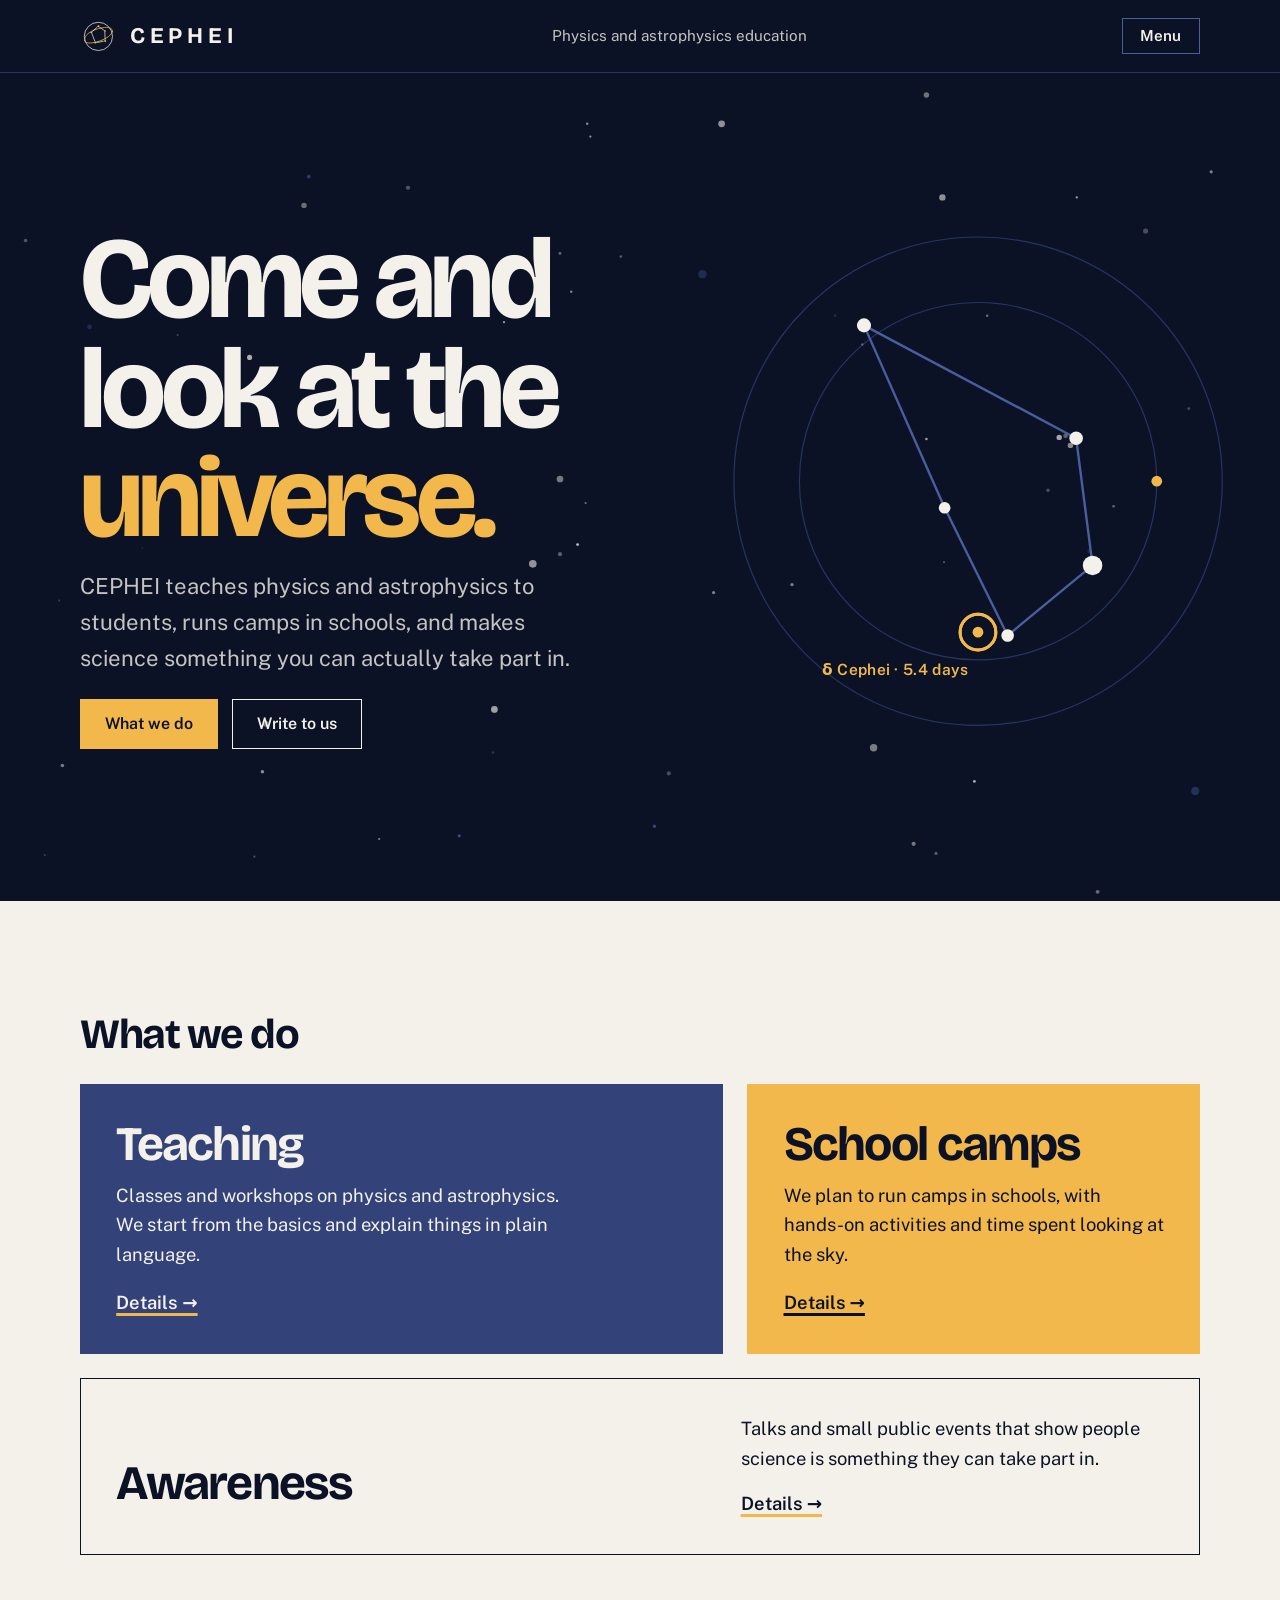
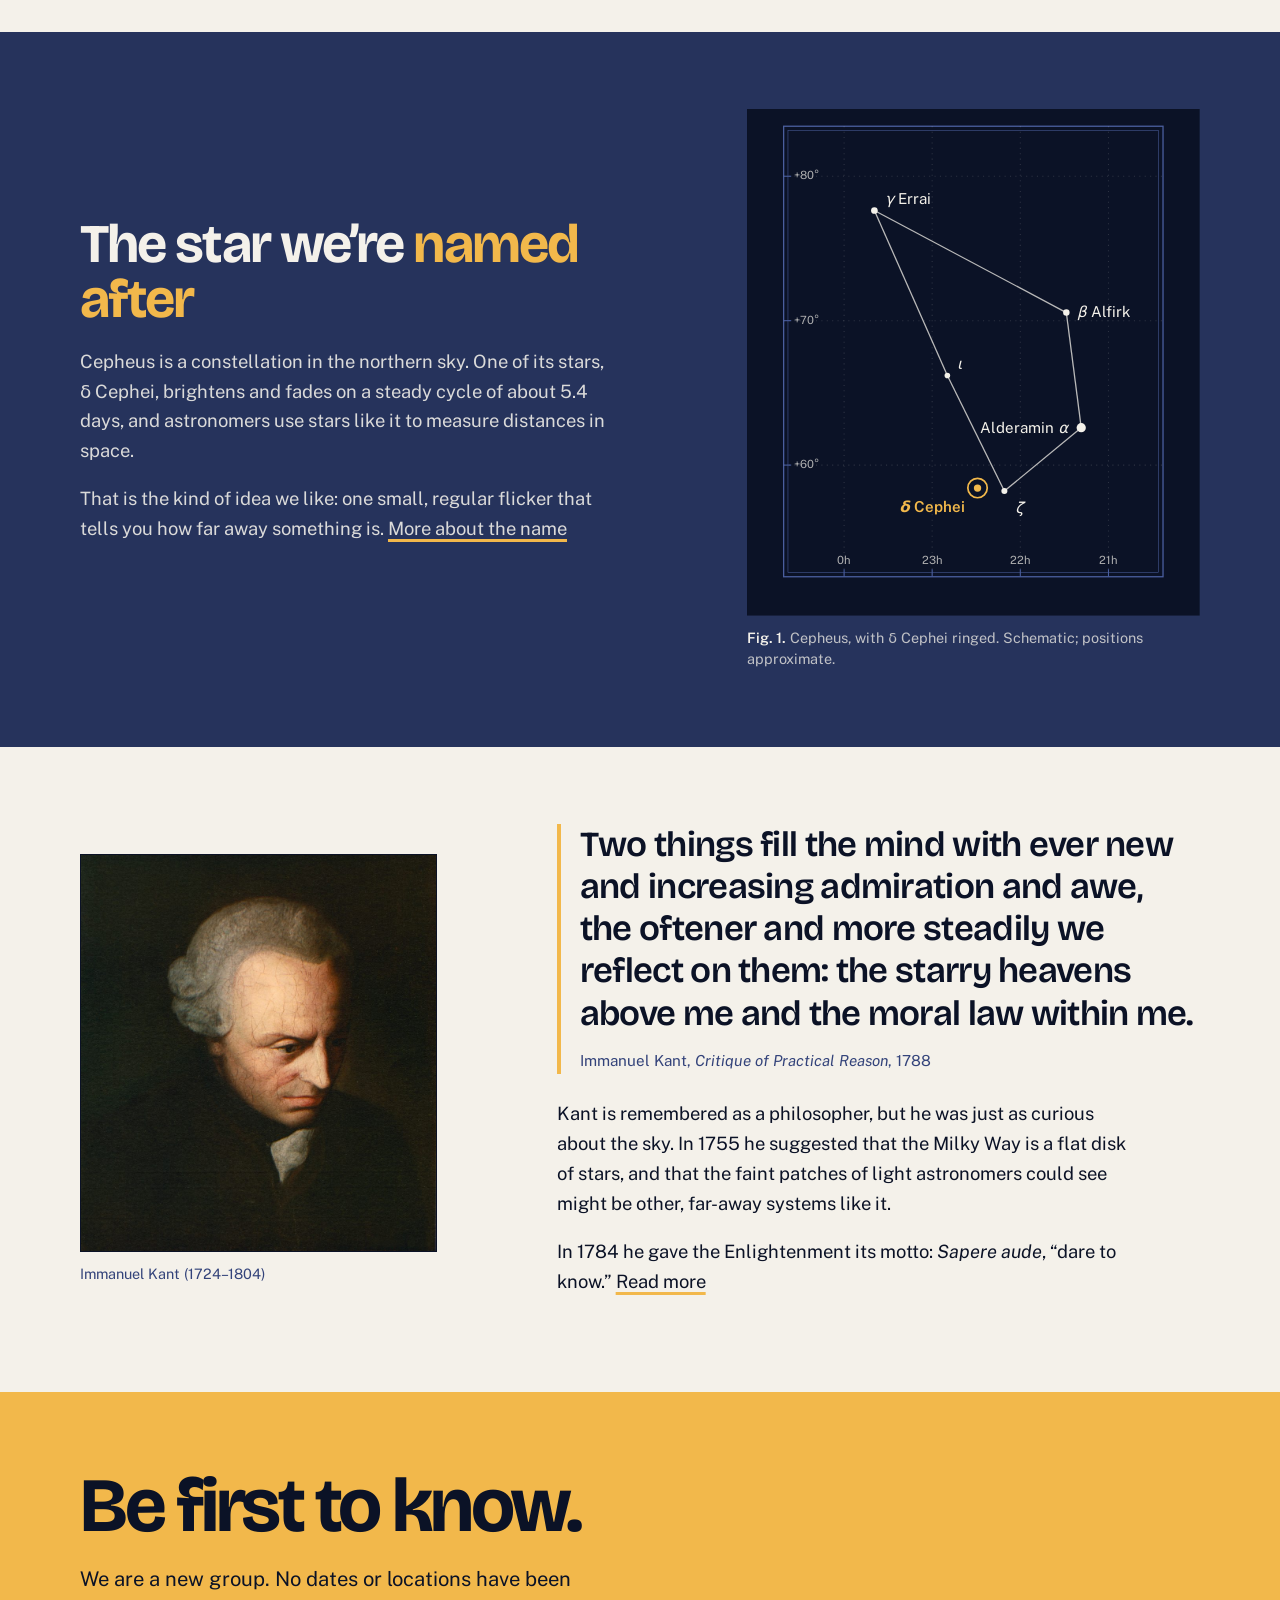
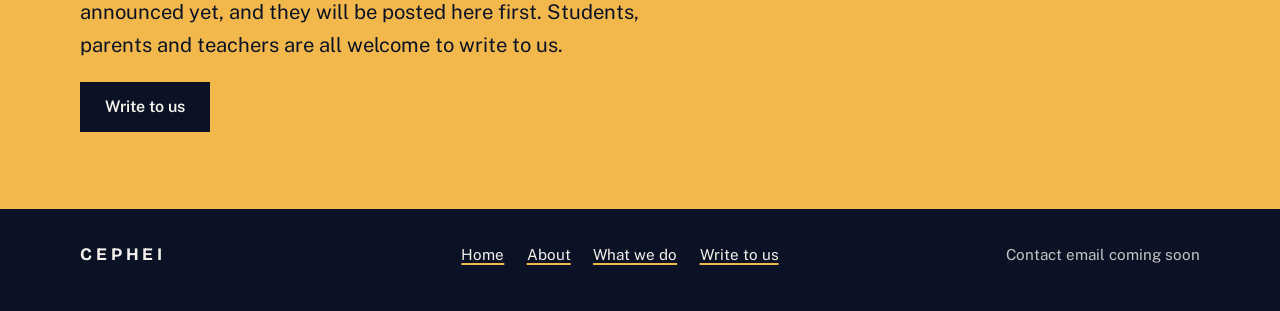
<file: index.html>
<!DOCTYPE html>
<html lang="en">
<head>
  <meta charset="UTF-8" />
  <meta name="viewport" content="width=device-width, initial-scale=1" />
  <title>CEPHEI | Physics and astrophysics education</title>
  <meta name="description" content="CEPHEI teaches physics and astrophysics, runs camps in schools and works to make science part of everyday conversation." />
  <meta property="og:type" content="website" />
  <meta property="og:site_name" content="CEPHEI" />
  <meta property="og:title" content="CEPHEI | Physics and astrophysics education" />
  <meta property="og:description" content="CEPHEI teaches physics and astrophysics, runs camps in schools and works to make science part of everyday conversation." />
  <meta property="og:url" content="https://cephei-institute.site/" />
  <meta property="og:image" content="https://cephei-institute.site/img/og-image.png" />
  <meta property="og:image:width" content="2400" />
  <meta property="og:image:height" content="1260" />
  <meta property="og:image:alt" content="CEPHEI: Love space? Same. A nonprofit in Nepal for students who think physics and astrophysics are really cool." />
  <meta name="twitter:card" content="summary_large_image" />
  <meta name="theme-color" content="#0B1226" />
  <link rel="preconnect" href="https://fonts.googleapis.com" />
  <link rel="preconnect" href="https://fonts.gstatic.com" crossorigin />
  <link href="https://fonts.googleapis.com/css2?family=Bricolage+Grotesque:opsz,wght@12..96,700;12..96,800&family=Public+Sans:wght@400;500;600;700&display=swap" rel="stylesheet" />
  <link rel="stylesheet" href="css/style.css" />
</head>
<body>
  <a class="skip" href="#main">Skip to content</a>

  <header class="masthead">
    <div class="page masthead-row">
      <a class="wordmark" href="index.html" aria-label="CEPHEI, home">
        <svg viewBox="0 0 120 120" fill="none" aria-hidden="true">
          <circle cx="60" cy="60" r="46" stroke="currentColor" stroke-width="2.4" />
          <path d="M 15 74 C 10 56, 39 38, 72 32 C 92 28, 108 33, 106 44" stroke="var(--gold)" stroke-width="2.4" stroke-linecap="round" />
          <line x1="56" y1="30" x2="41" y2="43" stroke="currentColor" stroke-width="2.3" stroke-linecap="round" />
          <line x1="64" y1="30" x2="77" y2="39" stroke="currentColor" stroke-width="2.3" stroke-linecap="round" />
          <line x1="39" y1="51" x2="48" y2="75" stroke="currentColor" stroke-width="2.3" stroke-linecap="round" />
          <line x1="81" y1="47" x2="82" y2="70" stroke="currentColor" stroke-width="2.3" stroke-linecap="round" />
          <line x1="55" y1="80" x2="76" y2="76" stroke="currentColor" stroke-width="2.3" stroke-linecap="round" />
          <path d="M 106 44 C 104 58, 74 76, 40 81 C 23 83, 18 79, 15 74" stroke="var(--gold)" stroke-width="2.6" stroke-linecap="round" />
          <circle cx="60" cy="27" r="3.4" fill="var(--gold)" />
          <circle cx="81" cy="42" r="3.1" fill="var(--gold)" />
          <circle cx="37" cy="47" r="3.1" fill="var(--gold)" />
          <circle cx="82" cy="75" r="3.4" fill="var(--gold)" />
          <circle cx="50" cy="80" r="3.1" fill="var(--gold)" />
        </svg>
        <span>CEPHEI</span>
      </a>
      <p class="descr">Physics and astrophysics education</p>
      <button class="menu-btn" id="menu-btn" type="button" aria-controls="menu" aria-expanded="false">Menu</button>
    </div>
    <nav class="menu" id="menu" aria-label="Main">
      <div class="page"><a href="index.html" aria-current="page">Home</a><a href="about.html">About</a><a href="programs.html">What we do</a><a href="contact.html">Write to us</a></div>
    </nav>
  </header>


  <main id="main">
    <section class="hero">
        <svg class="sky" viewBox="0 0 800 900" preserveAspectRatio="xMidYMid slice" aria-hidden="true">
          <circle cx="522" cy="343" r="0.9" fill="var(--blue-3)" opacity="0.32" class="tw" style="--d:2.1s;--t:6.9s"/>
          <circle cx="662" cy="419" r="1.7" fill="var(--paper)" opacity="0.65"/>
          <circle cx="145" cy="27" r="0.9" fill="var(--paper)" opacity="0.29"/>
          <circle cx="306" cy="894" r="1.3" fill="var(--blue-3)" opacity="0.30"/>
          <circle cx="637" cy="173" r="1.9" fill="var(--paper)" opacity="0.34"/>
          <circle cx="673" cy="269" r="0.7" fill="var(--paper)" opacity="0.65" class="tw" style="--d:1.6s;--t:5.3s"/>
          <circle cx="220" cy="820" r="0.7" fill="var(--blue-3)" opacity="0.62"/>
          <circle cx="96" cy="401" r="2.2" fill="var(--paper)" opacity="0.67"/>
          <circle cx="104" cy="844" r="1.0" fill="var(--paper)" opacity="0.57"/>
          <circle cx="328" cy="44" r="0.7" fill="var(--blue-3)" opacity="0.27"/>
          <circle cx="350" cy="445" r="2.1" fill="var(--paper)" opacity="0.46" class="tw" style="--d:0.5s;--t:5.4s"/>
          <circle cx="388" cy="306" r="0.8" fill="var(--paper)" opacity="0.32"/>
          <circle cx="409" cy="662" r="1.0" fill="var(--blue-3)" opacity="0.71"/>
          <circle cx="647" cy="139" r="2.0" fill="var(--paper)" opacity="0.42"/>
          <circle cx="350" cy="304" r="0.9" fill="var(--paper)" opacity="0.39"/>
          <circle cx="452" cy="757" r="0.8" fill="var(--blue-3)" opacity="0.72" class="tw" style="--d:3.1s;--t:7.7s"/>
          <circle cx="571" cy="673" r="1.3" fill="var(--paper)" opacity="0.46"/>
          <circle cx="73" cy="406" r="1.1" fill="var(--paper)" opacity="0.66"/>
          <circle cx="14" cy="186" r="1.3" fill="var(--blue-3)" opacity="0.35"/>
          <circle cx="357" cy="328" r="0.8" fill="var(--paper)" opacity="0.50"/>
          <circle cx="686" cy="703" r="1.2" fill="var(--paper)" opacity="0.40" class="tw" style="--d:5.5s;--t:4.6s"/>
          <circle cx="665" cy="54" r="1.1" fill="var(--blue-3)" opacity="0.43"/>
          <circle cx="634" cy="828" r="0.7" fill="var(--paper)" opacity="0.38"/>
          <circle cx="361" cy="486" r="0.9" fill="var(--paper)" opacity="0.74"/>
          <circle cx="287" cy="668" r="1.0" fill="var(--blue-3)" opacity="0.75"/>
          <circle cx="44" cy="48" r="0.7" fill="var(--paper)" opacity="0.33" class="tw" style="--d:4.5s;--t:7.7s"/>
          <circle cx="130" cy="122" r="0.8" fill="var(--paper)" opacity="0.69"/>
          <circle cx="28" cy="875" r="1.9" fill="var(--blue-3)" opacity="0.34"/>
          <circle cx="289" cy="561" r="1.5" fill="var(--paper)" opacity="0.45"/>
          <circle cx="690" cy="105" r="1.3" fill="var(--paper)" opacity="0.53"/>
          <circle cx="377" cy="880" r="1.1" fill="var(--blue-3)" opacity="0.70" class="tw" style="--d:4.4s;--t:7.3s"/>
          <circle cx="589" cy="269" r="2.0" fill="var(--paper)" opacity="0.57"/>
          <circle cx="451" cy="223" r="2.1" fill="var(--paper)" opacity="0.57"/>
          <circle cx="260" cy="324" r="0.8" fill="var(--blue-3)" opacity="0.36"/>
          <circle cx="743" cy="401" r="0.9" fill="var(--paper)" opacity="0.26"/>
          <circle cx="624" cy="873" r="0.8" fill="var(--paper)" opacity="0.51" class="tw" style="--d:2.5s;--t:4.4s"/>
          <circle cx="373" cy="868" r="1.1" fill="var(--blue-3)" opacity="0.74"/>
          <circle cx="333" cy="498" r="2.4" fill="var(--paper)" opacity="0.58"/>
          <circle cx="255" cy="263" r="1.3" fill="var(--paper)" opacity="0.30"/>
          <circle cx="111" cy="355" r="0.7" fill="var(--blue-3)" opacity="0.61"/>
          <circle cx="649" cy="16" r="0.8" fill="var(--paper)" opacity="0.28" class="tw" style="--d:5.8s;--t:7.4s"/>
          <circle cx="532" cy="839" r="0.7" fill="var(--paper)" opacity="0.48"/>
          <circle cx="89" cy="488" r="0.7" fill="var(--blue-3)" opacity="0.27"/>
          <circle cx="549" cy="44" r="0.7" fill="var(--paper)" opacity="0.39"/>
          <circle cx="567" cy="93" r="1.0" fill="var(--paper)" opacity="0.73"/>
          <circle cx="308" cy="616" r="0.8" fill="var(--blue-3)" opacity="0.44" class="tw" style="--d:1.7s;--t:7.6s"/>
          <circle cx="418" cy="629" r="1.3" fill="var(--paper)" opacity="0.26"/>
          <circle cx="166" cy="598" r="1.9" fill="var(--paper)" opacity="0.41"/>
          <circle cx="747" cy="640" r="2.6" fill="var(--blue-3)" opacity="0.41"/>
          <circle cx="237" cy="670" r="0.7" fill="var(--paper)" opacity="0.49"/>
          <circle cx="574" cy="825" r="0.7" fill="var(--paper)" opacity="0.46" class="tw" style="--d:3.6s;--t:5.6s"/>
          <circle cx="37" cy="521" r="0.7" fill="var(--blue-3)" opacity="0.57"/>
          <circle cx="271" cy="39" r="1.4" fill="var(--paper)" opacity="0.27"/>
          <circle cx="762" cy="125" r="1.1" fill="var(--paper)" opacity="0.49"/>
          <circle cx="340" cy="797" r="0.8" fill="var(--blue-3)" opacity="0.70"/>
          <circle cx="210" cy="151" r="0.7" fill="var(--paper)" opacity="0.75" class="tw" style="--d:3.3s;--t:7.1s"/>
          <circle cx="16" cy="296" r="1.1" fill="var(--paper)" opacity="0.31"/>
          <circle cx="193" cy="256" r="1.2" fill="var(--blue-3)" opacity="0.55"/>
          <circle cx="309" cy="589" r="2.1" fill="var(--paper)" opacity="0.64"/>
          <circle cx="655" cy="452" r="1.1" fill="var(--paper)" opacity="0.27"/>
          <circle cx="176" cy="187" r="0.8" fill="var(--blue-3)" opacity="0.74" class="tw" style="--d:4.5s;--t:4.6s"/>
          <circle cx="716" cy="290" r="1.6" fill="var(--paper)" opacity="0.27"/>
          <circle cx="190" cy="274" r="1.7" fill="var(--paper)" opacity="0.41"/>
          <circle cx="28" cy="680" r="0.7" fill="var(--blue-3)" opacity="0.56"/>
          <circle cx="579" cy="420" r="0.8" fill="var(--paper)" opacity="0.64"/>
          <circle cx="589" cy="148" r="2.2" fill="var(--paper)" opacity="0.41" class="tw" style="--d:0.8s;--t:7.1s"/>
          <circle cx="707" cy="815" r="1.3" fill="var(--blue-3)" opacity="0.35"/>
          <circle cx="682" cy="714" r="0.9" fill="var(--paper)" opacity="0.42"/>
          <circle cx="495" cy="511" r="1.0" fill="var(--paper)" opacity="0.51"/>
          <circle cx="439" cy="317" r="2.6" fill="var(--blue-3)" opacity="0.34"/>
          <circle cx="383" cy="740" r="0.8" fill="var(--paper)" opacity="0.68" class="tw" style="--d:5.9s;--t:4.1s"/>
          <circle cx="757" cy="253" r="1.0" fill="var(--paper)" opacity="0.50"/>
          <circle cx="569" cy="826" r="0.9" fill="var(--blue-3)" opacity="0.57"/>
          <circle cx="315" cy="347" r="0.7" fill="var(--paper)" opacity="0.60"/>
          <circle cx="369" cy="231" r="0.7" fill="var(--paper)" opacity="0.58"/>
          <circle cx="116" cy="715" r="1.3" fill="var(--blue-3)" opacity="0.28" class="tw" style="--d:2.5s;--t:7.6s"/>
          <circle cx="341" cy="50" r="1.0" fill="var(--paper)" opacity="0.73"/>
          <circle cx="271" cy="47" r="0.7" fill="var(--paper)" opacity="0.71"/>
          <circle cx="302" cy="794" r="1.7" fill="var(--blue-3)" opacity="0.27"/>
          <circle cx="71" cy="25" r="1.2" fill="var(--paper)" opacity="0.70"/>
          <circle cx="662" cy="750" r="2.0" fill="var(--paper)" opacity="0.31" class="tw" style="--d:4.5s;--t:4.8s"/>
          <circle cx="83" cy="151" r="0.8" fill="var(--blue-3)" opacity="0.57"/>
          <circle cx="39" cy="624" r="1.1" fill="var(--paper)" opacity="0.47"/>
          <circle cx="460" cy="81" r="2.0" fill="var(--paper)" opacity="0.43"/>
          <circle cx="681" cy="490" r="1.4" fill="var(--blue-3)" opacity="0.28"/>
          <circle cx="491" cy="27" r="1.2" fill="var(--paper)" opacity="0.51" class="tw" style="--d:1.9s;--t:7.6s"/>
          <circle cx="617" cy="343" r="0.8" fill="var(--paper)" opacity="0.41"/>
          <circle cx="215" cy="93" r="0.8" fill="var(--blue-3)" opacity="0.37"/>
          <circle cx="157" cy="141" r="1.2" fill="var(--paper)" opacity="0.30"/>
          <circle cx="590" cy="497" r="0.7" fill="var(--paper)" opacity="0.29"/>
          <circle cx="362" cy="861" r="1.3" fill="var(--blue-3)" opacity="0.73" class="tw" style="--d:0.4s;--t:5.8s"/>
          <circle cx="366" cy="460" r="0.7" fill="var(--paper)" opacity="0.43"/>
          <circle cx="666" cy="418" r="1.5" fill="var(--paper)" opacity="0.35"/>
          <circle cx="412" cy="723" r="0.9" fill="var(--blue-3)" opacity="0.29"/>
          <circle cx="164" cy="628" r="1.1" fill="var(--paper)" opacity="0.55"/>
          <circle cx="609" cy="634" r="0.9" fill="var(--paper)" opacity="0.68" class="tw" style="--d:5.4s;--t:5.9s"/>
          <circle cx="446" cy="145" r="2.1" fill="var(--blue-3)" opacity="0.61"/>
          <circle cx="138" cy="336" r="0.7" fill="var(--paper)" opacity="0.53"/>
          <circle cx="282" cy="408" r="2.0" fill="var(--paper)" opacity="0.34"/>
          <circle cx="402" cy="848" r="2.4" fill="var(--blue-3)" opacity="0.61"/>
          <circle cx="579" cy="205" r="1.7" fill="var(--paper)" opacity="0.43" class="tw" style="--d:6.0s;--t:4.3s"/>
          <circle cx="546" cy="613" r="2.3" fill="var(--paper)" opacity="0.48"/>
          <circle cx="436" cy="157" r="0.9" fill="var(--blue-3)" opacity="0.74"/>
          <circle cx="334" cy="791" r="1.6" fill="var(--paper)" opacity="0.36"/>
          <circle cx="467" cy="73" r="1.1" fill="var(--paper)" opacity="0.70"/>
          <circle cx="137" cy="186" r="1.7" fill="var(--blue-3)" opacity="0.49" class="tw" style="--d:1.3s;--t:6.5s"/>
          <circle cx="367" cy="223" r="0.8" fill="var(--paper)" opacity="0.52"/>
          <circle cx="518" cy="723" r="2.6" fill="var(--paper)" opacity="0.70"/>
          <circle cx="267" cy="759" r="0.7" fill="var(--blue-3)" opacity="0.34"/>
          <circle cx="159" cy="681" r="0.7" fill="var(--paper)" opacity="0.28"/>
          <circle cx="585" cy="679" r="1.0" fill="var(--paper)" opacity="0.33" class="tw" style="--d:5.4s;--t:5.7s"/>
          <circle cx="56" cy="350" r="1.5" fill="var(--blue-3)" opacity="0.34"/>
          <circle cx="539" cy="361" r="0.7" fill="var(--paper)" opacity="0.57"/>
          <circle cx="350" cy="492" r="1.3" fill="var(--paper)" opacity="0.35"/>
          <circle cx="96" cy="762" r="0.7" fill="var(--blue-3)" opacity="0.31"/>
          <circle cx="696" cy="462" r="0.8" fill="var(--paper)" opacity="0.39" class="tw" style="--d:0.1s;--t:5.3s"/>
          <circle cx="446" cy="516" r="1.0" fill="var(--paper)" opacity="0.49"/>
          <circle cx="319" cy="721" r="0.9" fill="var(--blue-3)" opacity="0.42"/>
          <circle cx="669" cy="424" r="1.7" fill="var(--paper)" opacity="0.53"/>
          <circle cx="156" cy="369" r="1.6" fill="var(--paper)" opacity="0.69"/>
        </svg>
      <div class="page">
        <div class="hero-text">
          <h1 class="mega">Come and look at the <em>universe.</em></h1>
          <p class="lead">CEPHEI teaches physics and astrophysics to students, runs camps in schools, and makes science something you can actually take part in.</p>
          <div class="btns">
            <a class="btn" href="programs.html">What we do</a>
            <a class="btn alt" href="contact.html">Write to us</a>
          </div>
        </div>
        <div class="hero-art">
          <svg viewBox="20 20 380 420" aria-hidden="true">
            <circle class="orb" cx="214" cy="225" r="150"/>
            <circle class="orb" cx="214" cy="225" r="205"/>
            <g class="planet"><circle cx="364" cy="225" r="4.5"/></g>
            <line class="ln" pathLength="1" style="--i:0" x1="310.1" y1="295.7" x2="296.3" y2="188.9"/><line class="ln" pathLength="1" style="--i:1" x1="296.3" y1="188.9" x2="118.2" y2="94.2"/><line class="ln" pathLength="1" style="--i:2" x1="118.2" y1="94.2" x2="185.9" y2="247.3"/><line class="ln" pathLength="1" style="--i:3" x1="185.9" y1="247.3" x2="238.8" y2="354.5"/><line class="ln" pathLength="1" style="--i:4" x1="238.8" y1="354.5" x2="310.1" y2="295.7"/>
            <circle class="st" style="--i:0" cx="310.1" cy="295.7" r="8.2"/><circle class="st" style="--i:1" cx="296.3" cy="188.9" r="5.7"/><circle class="st" style="--i:2" cx="118.2" cy="94.2" r="5.9"/><circle class="st" style="--i:3" cx="185.9" cy="247.3" r="4.9"/><circle class="st" style="--i:4" cx="238.8" cy="354.5" r="5.3"/>
            <circle class="ring pulse" cx="213.9" cy="351.7" r="15"/>
            <circle class="ring" cx="213.9" cy="351.7" r="15"/>
            <circle class="st v" cx="213.9" cy="351.7" r="4.5"/>
            <text class="dl" x="206" y="388" text-anchor="end">&delta; Cephei &middot; 5.4 days</text>
          </svg>
        </div>
      </div>
    </section>

    </div>

    <section class="page what">
      <h2>What we do</h2>
      <div class="panels">
        <article class="panel a">
          <h3>Teaching</h3>
          <p>Classes and workshops on physics and astrophysics. We start from the basics and explain things in plain language.</p>
          <a class="go" href="programs.html#teaching">Details &rarr;</a>
        </article>
        <article class="panel b">
          <h3>School camps</h3>
          <p>We plan to run camps in schools, with hands-on activities and time spent looking at the sky.</p>
          <a class="go" href="programs.html#camps">Details &rarr;</a>
        </article>
        <article class="panel c">
          <h3>Awareness</h3>
          <div>
            <p>Talks and small public events that show people science is something they can take part in.</p>
            <a class="go" href="programs.html#awareness">Details &rarr;</a>
          </div>
        </article>
      </div>
    </section>

    <section class="chart">
      <div class="page">
        <div class="chart-text">
          <h2>The star we&rsquo;re <em>named after</em></h2>
          <p>Cepheus is a constellation in the northern sky. One of its stars, &delta;&nbsp;Cephei, brightens and fades on a steady cycle of about 5.4 days, and astronomers use stars like it to measure distances in space.</p>
          <p>That is the kind of idea we like: one small, regular flicker that tells you how far away something is. <a href="about.html">More about the name</a></p>
        </div>
        <figure class="plate">
          <svg viewBox="0 0 420 470" role="img" aria-labelledby="plate-t plate-d">
          <title id="plate-t">Chart of the constellation Cepheus</title>
          <desc id="plate-d">Six stars of Cepheus joined as a five-sided house shape, with Delta Cephei ringed. Axes are right ascension and declination.</desc>
          <rect class="bg" width="420" height="470"/>
          <rect class="frame" x="34" y="16" width="352" height="418" stroke-width="1.2"/>
          <rect class="frame" x="38" y="20" width="344" height="410" stroke-width="0.5"/>
          <line class="grid-line" x1="34" y1="330.4" x2="386" y2="330.4"/><line class="grid-line" x1="34" y1="196.4" x2="386" y2="196.4"/><line class="grid-line" x1="34" y1="62.4" x2="386" y2="62.4"/><line class="grid-line" x1="335.4" y1="16" x2="335.4" y2="434"/><line class="grid-line" x1="253.6" y1="16" x2="253.6" y2="434"/><line class="grid-line" x1="171.8" y1="16" x2="171.8" y2="434"/><line class="grid-line" x1="90.1" y1="16" x2="90.1" y2="434"/>
          <line class="tick" x1="34" y1="330.4" x2="41" y2="330.4"/><text class="axis" x="44" y="333.4">+60°</text><line class="tick" x1="34" y1="196.4" x2="41" y2="196.4"/><text class="axis" x="44" y="199.4">+70°</text><line class="tick" x1="34" y1="62.4" x2="41" y2="62.4"/><text class="axis" x="44" y="65.4">+80°</text><line class="tick" x1="335.4" y1="434" x2="335.4" y2="427"/><text class="axis" x="335.4" y="422" text-anchor="middle">21h</text><line class="tick" x1="253.6" y1="434" x2="253.6" y2="427"/><text class="axis" x="253.6" y="422" text-anchor="middle">22h</text><line class="tick" x1="171.8" y1="434" x2="171.8" y2="427"/><text class="axis" x="171.8" y="422" text-anchor="middle">23h</text><line class="tick" x1="90.1" y1="434" x2="90.1" y2="427"/><text class="axis" x="90.1" y="422" text-anchor="middle">0h</text>
          <line class="link" x1="310.1" y1="295.7" x2="296.3" y2="188.9"/><line class="link" x1="296.3" y1="188.9" x2="118.2" y2="94.2"/><line class="link" x1="118.2" y1="94.2" x2="185.9" y2="247.3"/><line class="link" x1="185.9" y1="247.3" x2="238.8" y2="354.5"/><line class="link" x1="238.8" y1="354.5" x2="310.1" y2="295.7"/>
          <circle class="star" cx="310.1" cy="295.7" r="4.3"/><circle class="star" cx="296.3" cy="188.9" r="3.0"/><circle class="star" cx="118.2" cy="94.2" r="3.1"/><circle class="star" cx="185.9" cy="247.3" r="2.6"/><circle class="star" cx="238.8" cy="354.5" r="2.8"/>
          <circle class="var-star" cx="213.9" cy="351.7" r="3.4"/><circle class="var-ring" cx="213.9" cy="351.7" r="9"/>
          <text class="" x="298.1" y="300.7" text-anchor="end">Alderamin <tspan class="greek">α</tspan></text><text class="" x="306.3" y="192.9" text-anchor="start"><tspan class="greek">β</tspan> Alfirk</text><text class="" x="128.2" y="88.2" text-anchor="start"><tspan class="greek">γ</tspan> Errai</text><text class="" x="194.9" y="241.3" text-anchor="start"><tspan class="greek">ι</tspan></text><text class="" x="248.8" y="374.5" text-anchor="start"><tspan class="greek">ζ</tspan></text><text class="var-label" x="201.9" y="373.7" text-anchor="end"><tspan class="greek">δ</tspan> Cephei</text>
        </svg>
          <figcaption><b>Fig. 1.</b> Cepheus, with &delta;&nbsp;Cephei ringed. Schematic; positions approximate.</figcaption>
        </figure>
      </div>
    </section>

    <section class="kant" id="kant">
      <div class="page">
        <figure class="portrait">
          <img src="img/kant.jpg" width="900" height="1003" loading="lazy" alt="Painted portrait of Immanuel Kant in a powdered wig, looking downward against a dark background" />
          <figcaption>Immanuel Kant (1724&ndash;1804)</figcaption>
        </figure>
        <div class="kant-text">
          <blockquote>
            <p>Two things fill the mind with ever new and increasing admiration and awe, the oftener and more steadily we reflect on them: the starry heavens above me and the moral law within me.</p>
            <footer>Immanuel Kant, <cite>Critique of Practical Reason</cite>, 1788</footer>
          </blockquote>
          <p>Kant is remembered as a philosopher, but he was just as curious about the sky. In 1755 he suggested that the Milky Way is a flat disk of stars, and that the faint patches of light astronomers could see might be other, far-away systems like it.</p>
          <p>In 1784 he gave the Enlightenment its motto: <em>Sapere aude</em>, &ldquo;dare to know.&rdquo; <a href="about.html#kant">Read more</a></p>
        </div>
      </div>
    </section>

    <section class="closing">
      <div class="page">
        <h2>Be first to know.</h2>
        <p>We are a new group. No dates or locations have been announced yet, and they will be posted here first. Students, parents and teachers are all welcome to write to us.</p>
        <div class="btns"><a class="btn" href="contact.html">Write to us</a></div>
      </div>
    </section>
  </main>

  <footer class="footer">
    <div class="page">
      <div class="brandline">CEPHEI</div>
      <nav aria-label="Footer"><a href="index.html">Home</a><a href="about.html">About</a><a href="programs.html">What we do</a><a href="contact.html">Write to us</a></nav>
      <div class="where" data-contact-email></div>
    </div>
  </footer>

  <script src="js/site.js"></script>
</body>
</html>
</file>
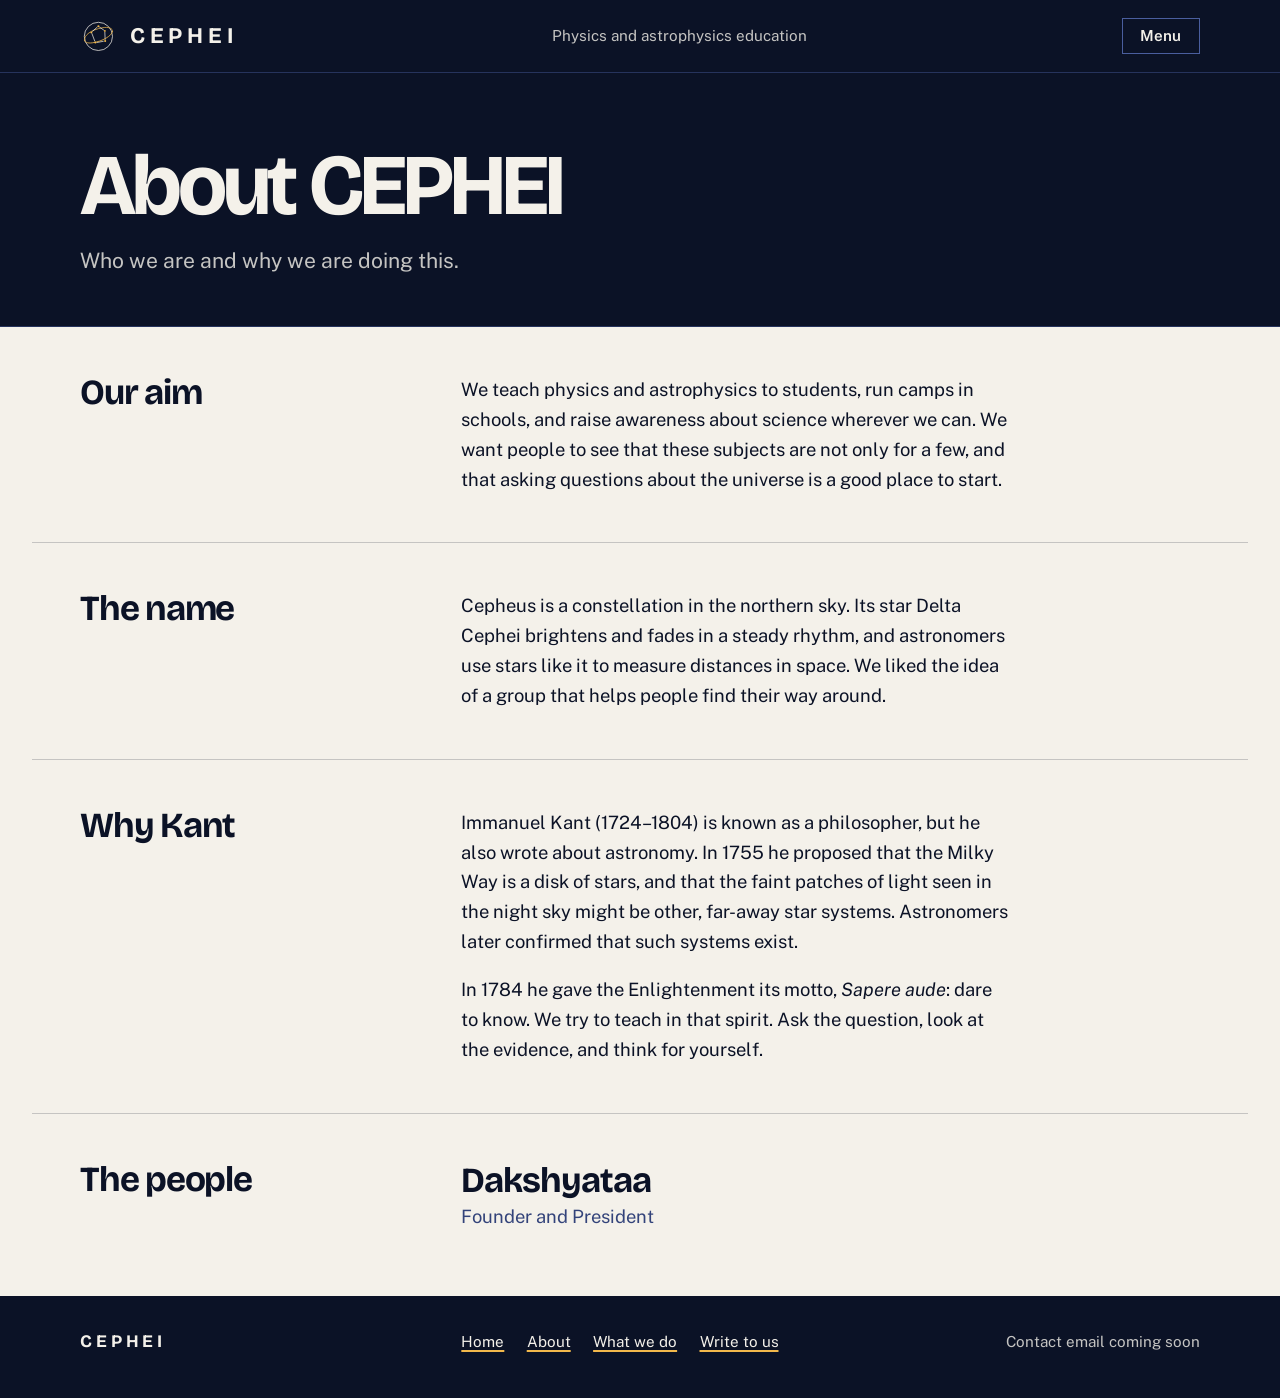
<file: about.html>
<!DOCTYPE html>
<html lang="en">
<head>
  <meta charset="UTF-8" />
  <meta name="viewport" content="width=device-width, initial-scale=1" />
  <title>About | CEPHEI</title>
  <meta name="description" content="Who CEPHEI is, what we aim to do and where our name comes from." />
  <meta property="og:type" content="website" />
  <meta property="og:site_name" content="CEPHEI" />
  <meta property="og:title" content="About | CEPHEI" />
  <meta property="og:description" content="Who CEPHEI is, what we aim to do and where our name comes from." />
  <meta property="og:url" content="https://cephei-institute.site/about.html" />
  <meta property="og:image" content="https://cephei-institute.site/img/og-image.png" />
  <meta property="og:image:width" content="2400" />
  <meta property="og:image:height" content="1260" />
  <meta property="og:image:alt" content="CEPHEI: Love space? Same. A nonprofit in Nepal for students who think physics and astrophysics are really cool." />
  <meta name="twitter:card" content="summary_large_image" />
  <meta name="theme-color" content="#0B1226" />
  <link rel="preconnect" href="https://fonts.googleapis.com" />
  <link rel="preconnect" href="https://fonts.gstatic.com" crossorigin />
  <link href="https://fonts.googleapis.com/css2?family=Bricolage+Grotesque:opsz,wght@12..96,700;12..96,800&family=Public+Sans:wght@400;500;600;700&display=swap" rel="stylesheet" />
  <link rel="stylesheet" href="css/style.css" />
</head>
<body>
  <a class="skip" href="#main">Skip to content</a>

  <header class="masthead">
    <div class="page masthead-row">
      <a class="wordmark" href="index.html" aria-label="CEPHEI, home">
        <svg viewBox="0 0 120 120" fill="none" aria-hidden="true">
          <circle cx="60" cy="60" r="46" stroke="currentColor" stroke-width="2.4" />
          <path d="M 15 74 C 10 56, 39 38, 72 32 C 92 28, 108 33, 106 44" stroke="var(--gold)" stroke-width="2.4" stroke-linecap="round" />
          <line x1="56" y1="30" x2="41" y2="43" stroke="currentColor" stroke-width="2.3" stroke-linecap="round" />
          <line x1="64" y1="30" x2="77" y2="39" stroke="currentColor" stroke-width="2.3" stroke-linecap="round" />
          <line x1="39" y1="51" x2="48" y2="75" stroke="currentColor" stroke-width="2.3" stroke-linecap="round" />
          <line x1="81" y1="47" x2="82" y2="70" stroke="currentColor" stroke-width="2.3" stroke-linecap="round" />
          <line x1="55" y1="80" x2="76" y2="76" stroke="currentColor" stroke-width="2.3" stroke-linecap="round" />
          <path d="M 106 44 C 104 58, 74 76, 40 81 C 23 83, 18 79, 15 74" stroke="var(--gold)" stroke-width="2.6" stroke-linecap="round" />
          <circle cx="60" cy="27" r="3.4" fill="var(--gold)" />
          <circle cx="81" cy="42" r="3.1" fill="var(--gold)" />
          <circle cx="37" cy="47" r="3.1" fill="var(--gold)" />
          <circle cx="82" cy="75" r="3.4" fill="var(--gold)" />
          <circle cx="50" cy="80" r="3.1" fill="var(--gold)" />
        </svg>
        <span>CEPHEI</span>
      </a>
      <p class="descr">Physics and astrophysics education</p>
      <button class="menu-btn" id="menu-btn" type="button" aria-controls="menu" aria-expanded="false">Menu</button>
    </div>
    <nav class="menu" id="menu" aria-label="Main">
      <div class="page"><a href="index.html">Home</a><a href="about.html" aria-current="page">About</a><a href="programs.html">What we do</a><a href="contact.html">Write to us</a></div>
    </nav>
  </header>


  <main id="main">
    <header class="page-head">
      <div class="page"><h1>About CEPHEI</h1>
      <p>Who we are and why we are doing this.</p></div>
    </header>

    <section class="page sheet">
      <h2 class="margin">Our aim</h2>
      <div class="body">
        <p>We teach physics and astrophysics to students, run camps in schools, and raise awareness about science wherever we can. We want people to see that these subjects are not only for a few, and that asking questions about the universe is a good place to start.</p>
      </div>
    </section>

    <section class="page sheet">
      <h2 class="margin">The name</h2>
      <div class="body">
        <p>Cepheus is a constellation in the northern sky. Its star Delta Cephei brightens and fades in a steady rhythm, and astronomers use stars like it to measure distances in space. We liked the idea of a group that helps people find their way around.</p>
      </div>
    </section>

    <section class="page sheet" id="kant">
      <h2>Why Kant</h2>
      <div class="body">
        <p>Immanuel Kant (1724&ndash;1804) is known as a philosopher, but he also wrote about astronomy. In 1755 he proposed that the Milky Way is a disk of stars, and that the faint patches of light seen in the night sky might be other, far-away star systems. Astronomers later confirmed that such systems exist.</p>
        <p>In 1784 he gave the Enlightenment its motto, <em>Sapere aude</em>: dare to know. We try to teach in that spirit. Ask the question, look at the evidence, and think for yourself.</p>
      </div>
    </section>

    <section class="page sheet">
      <h2 class="margin">The people</h2>
      <div class="body">
        <dl class="team">
          <div>
            <dt>Dakshyataa</dt>
            <dd>Founder and President</dd>
          </div>
        </dl>
      </div>
    </section>
  </main>

  <footer class="footer">
    <div class="page">
      <div class="brandline">CEPHEI</div>
      <nav aria-label="Footer"><a href="index.html">Home</a><a href="about.html">About</a><a href="programs.html">What we do</a><a href="contact.html">Write to us</a></nav>
      <div class="where" data-contact-email></div>
    </div>
  </footer>

  <script src="js/site.js"></script>
</body>
</html>
</file>
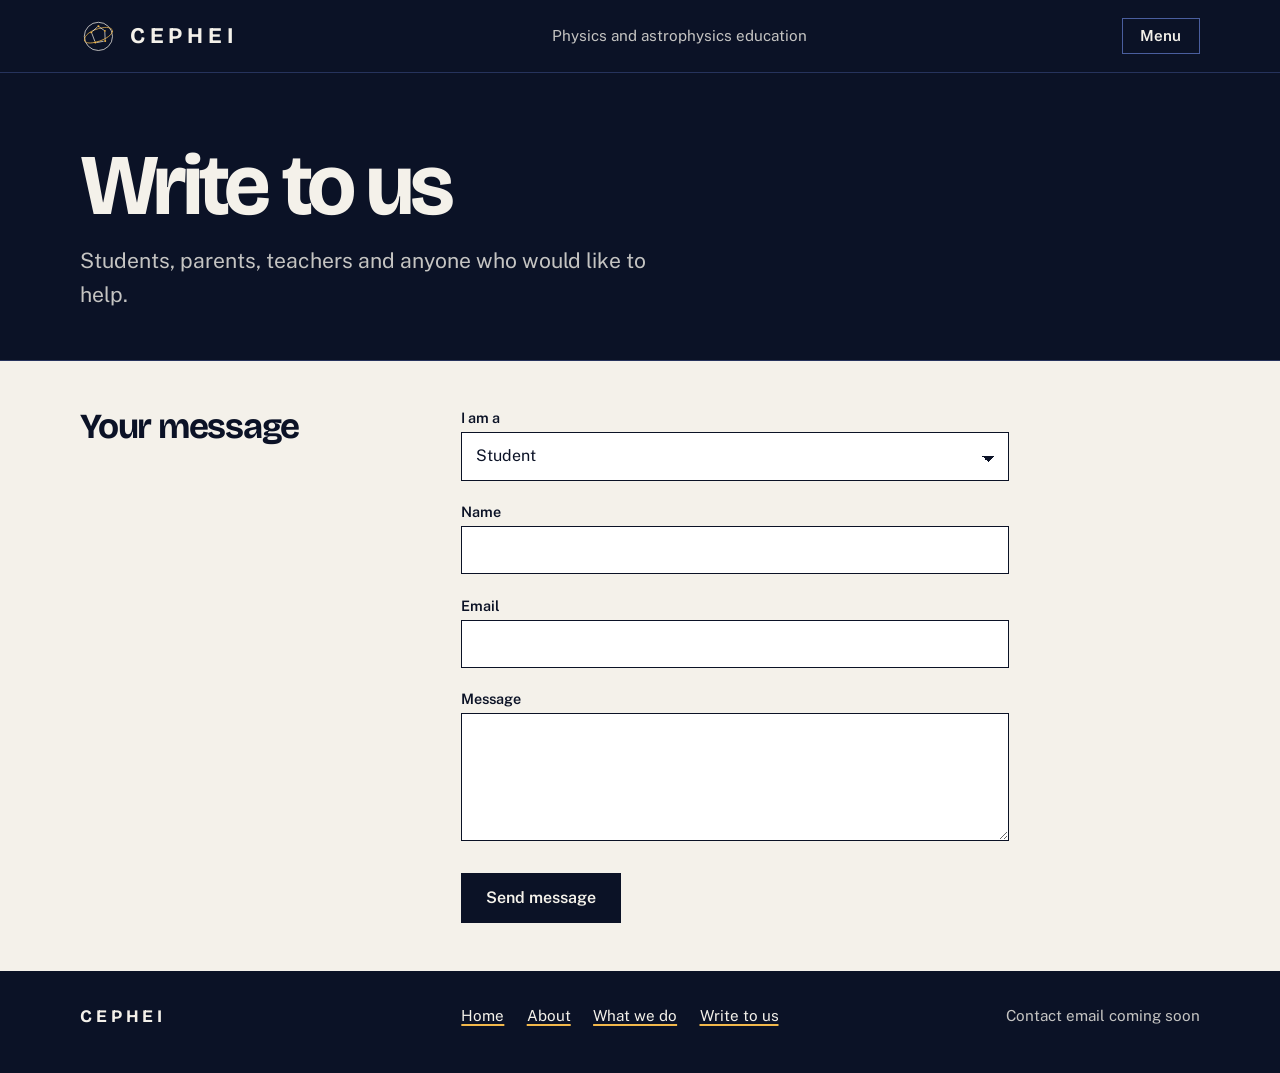
<file: contact.html>
<!DOCTYPE html>
<html lang="en">
<head>
  <meta charset="UTF-8" />
  <meta name="viewport" content="width=device-width, initial-scale=1" />
  <title>Write to us | CEPHEI</title>
  <meta name="description" content="Contact CEPHEI as a student, parent, teacher or volunteer." />
  <meta property="og:type" content="website" />
  <meta property="og:site_name" content="CEPHEI" />
  <meta property="og:title" content="Write to us | CEPHEI" />
  <meta property="og:description" content="Contact CEPHEI as a student, parent, teacher or volunteer." />
  <meta property="og:url" content="https://cephei-institute.site/contact.html" />
  <meta property="og:image" content="https://cephei-institute.site/img/og-image.png" />
  <meta property="og:image:width" content="2400" />
  <meta property="og:image:height" content="1260" />
  <meta property="og:image:alt" content="CEPHEI: Love space? Same. A nonprofit in Nepal for students who think physics and astrophysics are really cool." />
  <meta name="twitter:card" content="summary_large_image" />
  <meta name="theme-color" content="#0B1226" />
  <link rel="preconnect" href="https://fonts.googleapis.com" />
  <link rel="preconnect" href="https://fonts.gstatic.com" crossorigin />
  <link href="https://fonts.googleapis.com/css2?family=Bricolage+Grotesque:opsz,wght@12..96,700;12..96,800&family=Public+Sans:wght@400;500;600;700&display=swap" rel="stylesheet" />
  <link rel="stylesheet" href="css/style.css" />
</head>
<body>
  <a class="skip" href="#main">Skip to content</a>

  <header class="masthead">
    <div class="page masthead-row">
      <a class="wordmark" href="index.html" aria-label="CEPHEI, home">
        <svg viewBox="0 0 120 120" fill="none" aria-hidden="true">
          <circle cx="60" cy="60" r="46" stroke="currentColor" stroke-width="2.4" />
          <path d="M 15 74 C 10 56, 39 38, 72 32 C 92 28, 108 33, 106 44" stroke="var(--gold)" stroke-width="2.4" stroke-linecap="round" />
          <line x1="56" y1="30" x2="41" y2="43" stroke="currentColor" stroke-width="2.3" stroke-linecap="round" />
          <line x1="64" y1="30" x2="77" y2="39" stroke="currentColor" stroke-width="2.3" stroke-linecap="round" />
          <line x1="39" y1="51" x2="48" y2="75" stroke="currentColor" stroke-width="2.3" stroke-linecap="round" />
          <line x1="81" y1="47" x2="82" y2="70" stroke="currentColor" stroke-width="2.3" stroke-linecap="round" />
          <line x1="55" y1="80" x2="76" y2="76" stroke="currentColor" stroke-width="2.3" stroke-linecap="round" />
          <path d="M 106 44 C 104 58, 74 76, 40 81 C 23 83, 18 79, 15 74" stroke="var(--gold)" stroke-width="2.6" stroke-linecap="round" />
          <circle cx="60" cy="27" r="3.4" fill="var(--gold)" />
          <circle cx="81" cy="42" r="3.1" fill="var(--gold)" />
          <circle cx="37" cy="47" r="3.1" fill="var(--gold)" />
          <circle cx="82" cy="75" r="3.4" fill="var(--gold)" />
          <circle cx="50" cy="80" r="3.1" fill="var(--gold)" />
        </svg>
        <span>CEPHEI</span>
      </a>
      <p class="descr">Physics and astrophysics education</p>
      <button class="menu-btn" id="menu-btn" type="button" aria-controls="menu" aria-expanded="false">Menu</button>
    </div>
    <nav class="menu" id="menu" aria-label="Main">
      <div class="page"><a href="index.html">Home</a><a href="about.html">About</a><a href="programs.html">What we do</a><a href="contact.html" aria-current="page">Write to us</a></div>
    </nav>
  </header>


  <main id="main">
    <header class="page-head">
      <div class="page"><h1>Write to us</h1>
      <p>Students, parents, teachers and anyone who would like to help.</p></div>
    </header>

    <section class="page sheet">
      <h2 class="margin">Your message</h2>
      <div class="body">
        <form class="form" id="contact-form" novalidate>
          <div class="field">
            <label for="who">I am a</label>
            <select id="who" name="who">
              <option>Student</option>
              <option>Parent</option>
              <option>Teacher or school</option>
              <option>Someone who wants to help</option>
              <option>Other</option>
            </select>
          </div>
          <div class="field">
            <label for="name">Name</label>
            <input id="name" name="name" type="text" autocomplete="name" required />
          </div>
          <div class="field">
            <label for="email">Email</label>
            <input id="email" name="email" type="email" autocomplete="email" required />
          </div>
          <div class="field">
            <label for="message">Message</label>
            <textarea id="message" name="message" required></textarea>
          </div>
          <button class="send" type="submit">Send message</button>
          <div class="form-msg" id="form-msg" role="status" hidden></div>
        </form>
      </div>
    </section>
  </main>

  <footer class="footer">
    <div class="page">
      <div class="brandline">CEPHEI</div>
      <nav aria-label="Footer"><a href="index.html">Home</a><a href="about.html">About</a><a href="programs.html">What we do</a><a href="contact.html">Write to us</a></nav>
      <div class="where" data-contact-email></div>
    </div>
  </footer>

  <script src="js/site.js"></script>
</body>
</html>
</file>
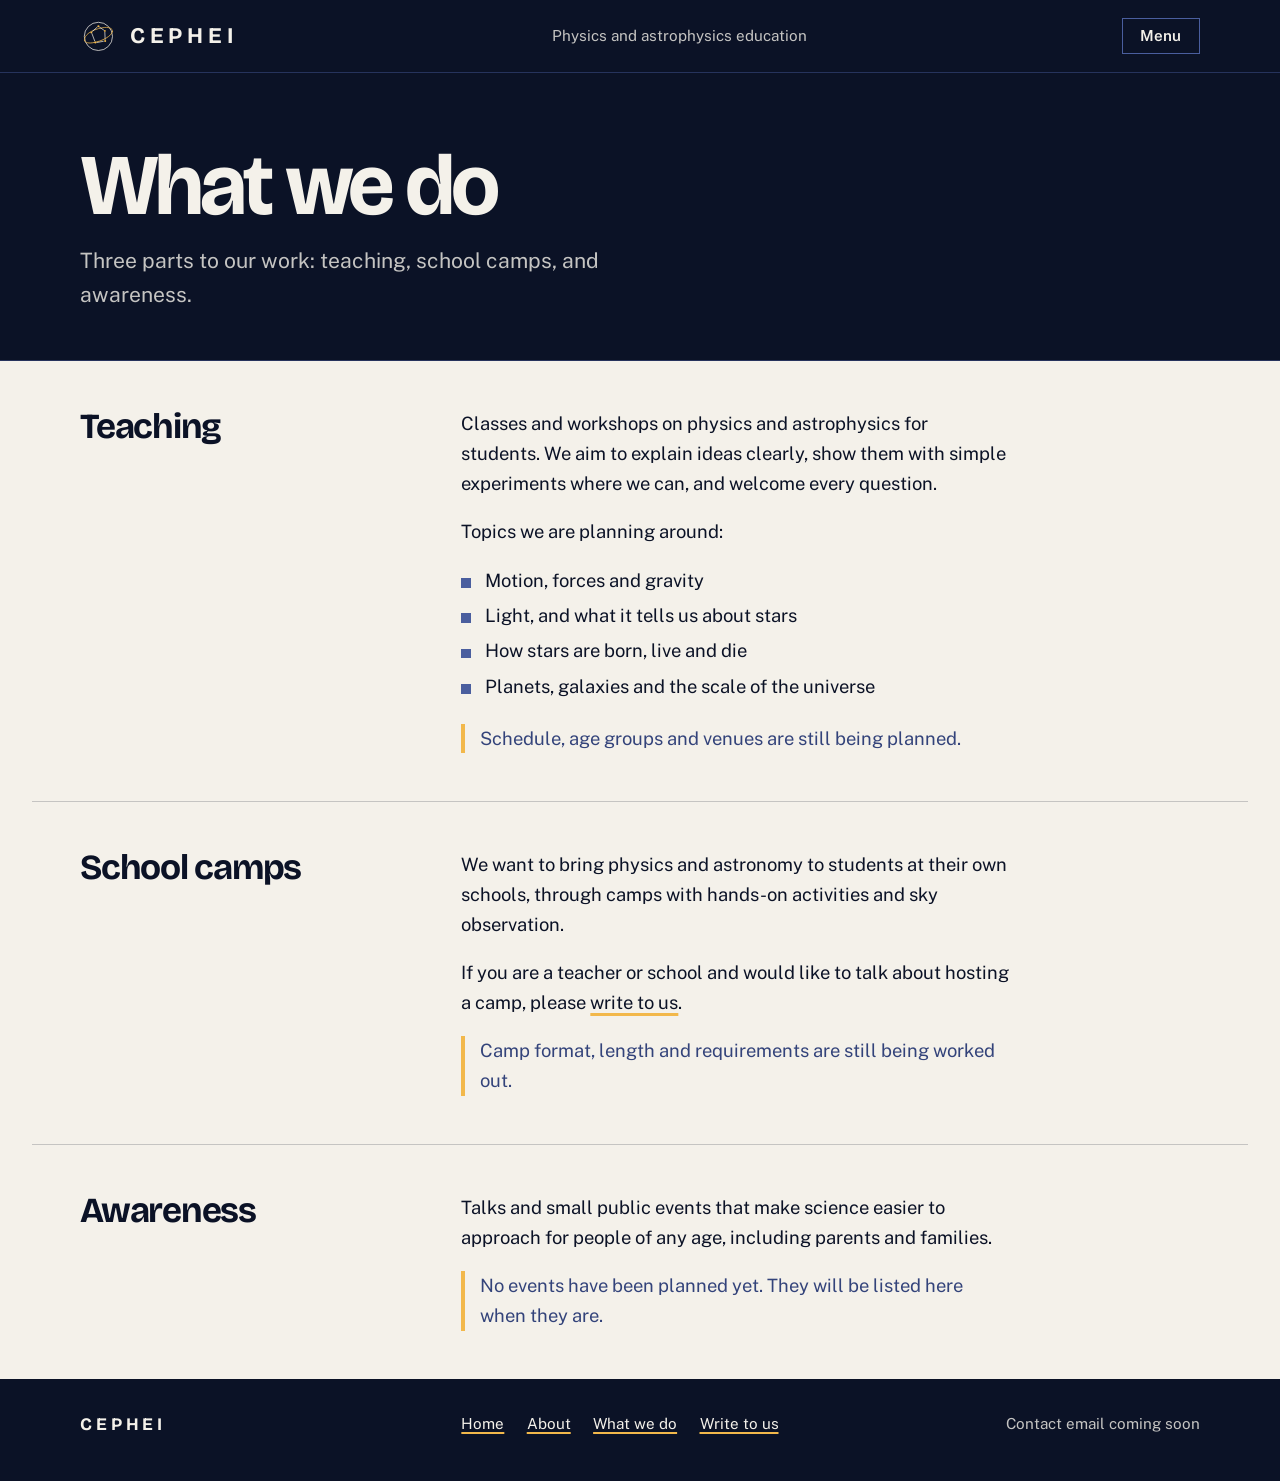
<file: programs.html>
<!DOCTYPE html>
<html lang="en">
<head>
  <meta charset="UTF-8" />
  <meta name="viewport" content="width=device-width, initial-scale=1" />
  <title>What we do | CEPHEI</title>
  <meta name="description" content="Teaching, school camps and awareness work from CEPHEI." />
  <meta property="og:type" content="website" />
  <meta property="og:site_name" content="CEPHEI" />
  <meta property="og:title" content="What we do | CEPHEI" />
  <meta property="og:description" content="Teaching, school camps and awareness work from CEPHEI." />
  <meta property="og:url" content="https://cephei-institute.site/programs.html" />
  <meta property="og:image" content="https://cephei-institute.site/img/og-image.png" />
  <meta property="og:image:width" content="2400" />
  <meta property="og:image:height" content="1260" />
  <meta property="og:image:alt" content="CEPHEI: Love space? Same. A nonprofit in Nepal for students who think physics and astrophysics are really cool." />
  <meta name="twitter:card" content="summary_large_image" />
  <meta name="theme-color" content="#0B1226" />
  <link rel="preconnect" href="https://fonts.googleapis.com" />
  <link rel="preconnect" href="https://fonts.gstatic.com" crossorigin />
  <link href="https://fonts.googleapis.com/css2?family=Bricolage+Grotesque:opsz,wght@12..96,700;12..96,800&family=Public+Sans:wght@400;500;600;700&display=swap" rel="stylesheet" />
  <link rel="stylesheet" href="css/style.css" />
</head>
<body>
  <a class="skip" href="#main">Skip to content</a>

  <header class="masthead">
    <div class="page masthead-row">
      <a class="wordmark" href="index.html" aria-label="CEPHEI, home">
        <svg viewBox="0 0 120 120" fill="none" aria-hidden="true">
          <circle cx="60" cy="60" r="46" stroke="currentColor" stroke-width="2.4" />
          <path d="M 15 74 C 10 56, 39 38, 72 32 C 92 28, 108 33, 106 44" stroke="var(--gold)" stroke-width="2.4" stroke-linecap="round" />
          <line x1="56" y1="30" x2="41" y2="43" stroke="currentColor" stroke-width="2.3" stroke-linecap="round" />
          <line x1="64" y1="30" x2="77" y2="39" stroke="currentColor" stroke-width="2.3" stroke-linecap="round" />
          <line x1="39" y1="51" x2="48" y2="75" stroke="currentColor" stroke-width="2.3" stroke-linecap="round" />
          <line x1="81" y1="47" x2="82" y2="70" stroke="currentColor" stroke-width="2.3" stroke-linecap="round" />
          <line x1="55" y1="80" x2="76" y2="76" stroke="currentColor" stroke-width="2.3" stroke-linecap="round" />
          <path d="M 106 44 C 104 58, 74 76, 40 81 C 23 83, 18 79, 15 74" stroke="var(--gold)" stroke-width="2.6" stroke-linecap="round" />
          <circle cx="60" cy="27" r="3.4" fill="var(--gold)" />
          <circle cx="81" cy="42" r="3.1" fill="var(--gold)" />
          <circle cx="37" cy="47" r="3.1" fill="var(--gold)" />
          <circle cx="82" cy="75" r="3.4" fill="var(--gold)" />
          <circle cx="50" cy="80" r="3.1" fill="var(--gold)" />
        </svg>
        <span>CEPHEI</span>
      </a>
      <p class="descr">Physics and astrophysics education</p>
      <button class="menu-btn" id="menu-btn" type="button" aria-controls="menu" aria-expanded="false">Menu</button>
    </div>
    <nav class="menu" id="menu" aria-label="Main">
      <div class="page"><a href="index.html">Home</a><a href="about.html">About</a><a href="programs.html" aria-current="page">What we do</a><a href="contact.html">Write to us</a></div>
    </nav>
  </header>


  <main id="main">
    <header class="page-head">
      <div class="page"><h1>What we do</h1>
      <p>Three parts to our work: teaching, school camps, and awareness.</p></div>
    </header>

    <section class="page sheet" id="teaching">
      <h2 class="margin">Teaching</h2>
      <div class="body">
        <p>Classes and workshops on physics and astrophysics for students. We aim to explain ideas clearly, show them with simple experiments where we can, and welcome every question.</p>
        <p>Topics we are planning around:</p>
        <ul class="dashes">
          <li>Motion, forces and gravity</li>
          <li>Light, and what it tells us about stars</li>
          <li>How stars are born, live and die</li>
          <li>Planets, galaxies and the scale of the universe</li>
        </ul>
        <p class="note">Schedule, age groups and venues are still being planned.</p>
      </div>
    </section>

    <section class="page sheet" id="camps">
      <h2 class="margin">School camps</h2>
      <div class="body">
        <p>We want to bring physics and astronomy to students at their own schools, through camps with hands-on activities and sky observation.</p>
        <p>If you are a teacher or school and would like to talk about hosting a camp, please <a href="contact.html">write to us</a>.</p>
        <p class="note">Camp format, length and requirements are still being worked out.</p>
      </div>
    </section>

    <section class="page sheet" id="awareness">
      <h2 class="margin">Awareness</h2>
      <div class="body">
        <p>Talks and small public events that make science easier to approach for people of any age, including parents and families.</p>
        <p class="note">No events have been planned yet. They will be listed here when they are.</p>
      </div>
    </section>
  </main>

  <footer class="footer">
    <div class="page">
      <div class="brandline">CEPHEI</div>
      <nav aria-label="Footer"><a href="index.html">Home</a><a href="about.html">About</a><a href="programs.html">What we do</a><a href="contact.html">Write to us</a></nav>
      <div class="where" data-contact-email></div>
    </div>
  </footer>

  <script src="js/site.js"></script>
</body>
</html>
</file>
<file: css/style.css>
/* CEPHEI
   Deep navy and gold, with a blue ramp for depth and a warm off-white for
   reading. Heavy headline face, square flat blocks. All colors and type are
   defined once here so they are easy to change.

   Rule of thumb: gold is for dark backgrounds and for fills (buttons,
   bars, marks). On the off-white pages it is never used for text, because
   it would not be readable. */

:root {
  --navy: #0B1226;
  --blue-1: #26335C;
  --blue-2: #33437A;
  --blue-3: #4A5E9E;
  --gold: #F2B84B;
  --paper: #F4F1EA;

  --on-dark: rgba(244, 241, 234, 0.8);   /* softer text on navy */
  --on-light: #33437A;                    /* softer text on paper */
  --rule: rgba(11, 18, 38, 0.2);

  --display: "Bricolage Grotesque", "Arial Black", "Helvetica Neue", Arial, sans-serif;
  --text: "Public Sans", system-ui, -apple-system, "Segoe UI", sans-serif;

  --gutter: clamp(1.25rem, 4vw, 3rem);
  --max: 76rem;
  --measure: 36rem;
}

*, *::before, *::after { box-sizing: border-box; }
html { -webkit-text-size-adjust: 100%; }

body {
  margin: 0;
  background: var(--paper);
  color: var(--navy);
  font-family: var(--text);
  font-size: clamp(1.0625rem, 0.3vw + 1rem, 1.15rem);
  line-height: 1.62;
}

h1, h2, h3 { font-family: var(--display); font-weight: 700; line-height: 1.02; letter-spacing: -0.035em; margin: 0; }
p { margin: 0 0 1em; }

a { color: inherit; text-decoration: underline; text-decoration-color: var(--gold); text-decoration-thickness: 3px; text-underline-offset: 0.2em; }
a:hover { color: var(--blue-3); text-decoration-color: var(--blue-3); }
:focus-visible { outline: 3px solid var(--blue-3); outline-offset: 3px; }
::selection { background: var(--gold); color: var(--navy); }

.page { max-width: var(--max); margin: 0 auto; padding: 0 var(--gutter); }

.skip { position: absolute; left: -999px; top: 0; background: var(--gold); color: var(--navy); padding: 0.7rem 1rem; z-index: 30; font-weight: 600; }
.skip:focus { left: 0; }

/* ---------- Dark areas: masthead, hero, page heads, chart, footer ---------- */

.masthead, .hero, .page-head, .chart, .footer { background: var(--navy); color: var(--paper); }
.masthead :focus-visible, .hero :focus-visible, .page-head :focus-visible,
.chart :focus-visible, .footer :focus-visible { outline-color: var(--gold); }
.masthead a:hover, .hero a:hover, .page-head a:hover, .chart a:hover, .footer a:hover { color: var(--gold); text-decoration-color: var(--gold); }

/* ---------- Masthead ---------- */

.masthead { position: relative; border-bottom: 1px solid var(--blue-1); }
.masthead-row { display: flex; align-items: center; justify-content: space-between; gap: 1.5rem; min-height: 4.5rem; }
.wordmark { display: inline-flex; align-items: center; gap: 0.8rem; text-decoration: none; color: var(--paper); }
.wordmark:hover { color: var(--paper); }
.wordmark svg { width: 2.3rem; height: 2.3rem; flex: none; }
.wordmark span { font-family: var(--display); font-weight: 700; font-size: 1.4rem; letter-spacing: 0.22em; }

.descr { display: none; margin: 0; color: var(--on-dark); font-size: 0.95rem; }
@media (min-width: 56rem) { .descr { display: block; } }

.menu-btn { font: 600 0.95rem/1 var(--text); color: var(--paper); background: none; border: 1.5px solid var(--blue-3); padding: 0.6rem 1.1rem; cursor: pointer; }
.menu-btn:hover, .menu-btn[aria-expanded="true"] { background: var(--gold); border-color: var(--gold); color: var(--navy); }

.menu { display: none; background: var(--navy); border-top: 1px solid var(--blue-1); }
.menu.open { display: block; }
.menu .page { padding-top: 0.4rem; padding-bottom: 1rem; }
.menu a { display: block; padding: 0.7rem 0; font-family: var(--display); font-weight: 700; font-size: 1.7rem; letter-spacing: -0.025em; line-height: 1.1; text-decoration: none; border-top: 1px solid var(--blue-1); }
.menu a:first-child { border-top: 0; }
.menu a:hover, .menu a[aria-current="page"] { color: var(--gold); }

@media (min-width: 56rem) {
  .menu { position: absolute; right: max(var(--gutter), calc((100vw - var(--max)) / 2 + var(--gutter))); top: 100%; z-index: 10; width: 19rem; border: 1.5px solid var(--blue-2); border-top: 0; }
  .menu .page { padding: 0.4rem 1.3rem 0.8rem; }
}

/* ---------- Home: hero ---------- */

.hero { position: relative; overflow: hidden; display: flex; min-height: min(calc(100svh - 4.5rem), 52rem); }
.hero .sky { position: absolute; inset: 0; width: 100%; height: 100%; z-index: 0; }
.hero .page { position: relative; z-index: 1; width: 100%; display: grid; grid-template-rows: auto 1fr; gap: 0.5rem; padding-top: clamp(1.75rem, 6vw, 5rem); padding-bottom: clamp(1.5rem, 4vw, 3rem); }
@media (min-width: 56rem) {
  .hero .page { grid-template-rows: none; grid-template-columns: repeat(12, 1fr); column-gap: 1.5rem; align-items: center; padding-bottom: clamp(3rem, 6vw, 5.5rem); }
  .hero-text { grid-column: 1 / span 7; }
  .hero-art { grid-column: 8 / span 5; }
}
.mega { font-size: clamp(3.1rem, 1rem + 8vw, 7.2rem); line-height: 0.95; letter-spacing: -0.045em; margin-bottom: 1rem; }
.mega em { font-style: normal; color: var(--gold); }
.hero .lead { font-size: 1.08em; max-width: 31rem; text-wrap: pretty; color: var(--on-dark); }
@media (min-width: 56rem) { .hero .lead { font-size: 1.2em; } }

.btns { display: flex; flex-wrap: wrap; gap: 0.9rem; margin-top: 1.3rem; }
.btn { display: inline-block; font: 600 1rem/1 var(--text); padding: 1rem 1.5rem; background: var(--navy); color: var(--paper); border: 1.5px solid var(--navy); text-decoration: none; cursor: pointer; }
.btn:hover { background: var(--gold); border-color: var(--gold); color: var(--navy); }
.btn.alt { background: none; color: inherit; border-color: currentColor; }
.btn.alt:hover { background: var(--paper); border-color: var(--paper); color: var(--navy); }
/* On navy, the main button is gold */
.hero .btn:not(.alt), .page-head .btn:not(.alt) { background: var(--gold); border-color: var(--gold); color: var(--navy); }
.hero .btn:not(.alt):hover { background: var(--paper); border-color: var(--paper); color: var(--navy); }

.hero-art { margin: 0; display: flex; align-items: center; justify-content: center; min-height: 19rem; }
@media (max-width: 55.99rem) { .hero-art { margin-top: -0.5rem; } }
.hero-art svg { display: block; width: 100%; max-width: 30rem; height: auto; overflow: visible; }
.hero-art .orb { fill: none; stroke: var(--blue-2); stroke-width: 1; opacity: 0.7; }
.hero-art .planet circle { fill: var(--gold); }
.hero-art .ln { stroke: var(--blue-3); stroke-width: 2; stroke-linecap: round; stroke-dasharray: 1; }
.hero-art .st { fill: var(--paper); }
.hero-art .ring { fill: none; stroke: var(--gold); stroke-width: 2.5; }
.hero-art .st.v { fill: var(--gold); }
.hero-art .dl { font: 600 13px var(--text); fill: var(--gold); letter-spacing: 0.02em; }

/* Motion: slow and quiet. Everything is fully visible when motion is off. */
@media (prefers-reduced-motion: no-preference) {
  .hero .tw { animation: twinkle var(--t, 5s) ease-in-out var(--d, 0s) infinite; }
  .hero-art .ln { animation: draw 1.1s ease-out backwards; animation-delay: calc(0.3s + var(--i) * 0.45s); }
  .hero-art .st:not(.v) { animation: appear 0.5s ease-out backwards; animation-delay: calc(0.5s + var(--i) * 0.45s); }
  .hero-art .planet { transform-origin: 214px 225px; animation: orbit 120s linear infinite; }
  .hero-art .st.v { animation: cycle 5.4s ease-in infinite; }
  .hero-art .ring.pulse { transform-origin: 213.9px 351.7px; animation: pulse 5.4s ease-out infinite; }
}
@keyframes twinkle { 50% { opacity: 0.1; } }
@keyframes draw { from { stroke-dashoffset: 1; } }
@keyframes appear { from { opacity: 0; } }
@keyframes orbit { to { transform: rotate(360deg); } }
/* Delta Cephei brightens quickly and fades slowly, like the real star. One second stands for one day. */
@keyframes cycle { 0% { opacity: 0.5; } 12% { opacity: 1; } 100% { opacity: 0.5; } }
@keyframes pulse { 0% { transform: scale(1); opacity: 0.9; } 100% { transform: scale(2.6); opacity: 0; } }

/* ---------- Home: what we do ---------- */

.what { padding-bottom: clamp(3rem, 6vw, 5rem); }
.what::before { content: ""; display: block; margin-bottom: clamp(2rem, 4vw, 3rem); }
.what { padding-top: clamp(2.5rem, 5vw, 4rem); }
.what h2 { font-size: clamp(1.7rem, 1rem + 2vw, 2.6rem); margin-bottom: 1.8rem; }
.panels { display: grid; gap: 1.2rem; }
@media (min-width: 56rem) {
  .panels { grid-template-columns: repeat(12, 1fr); gap: 1.5rem; }
  .panel.a { grid-column: 1 / span 7; }
  .panel.b { grid-column: 8 / span 5; }
  .panel.c { grid-column: 1 / -1; display: grid; grid-template-columns: 7fr 5fr; align-items: end; column-gap: 2rem; }
}
.panel { padding: clamp(1.4rem, 3vw, 2.2rem); border: 1.5px solid var(--navy); }
.panel h3 { font-size: clamp(1.9rem, 1rem + 2.6vw, 3rem); margin-bottom: 0.7rem; }
.panel p { max-width: 28rem; margin-bottom: 1.1rem; }
.panel.a { background: var(--blue-2); border-color: var(--blue-2); color: var(--paper); }
.panel.b { background: var(--gold); border-color: var(--gold); color: var(--navy); }
.panel.c { background: var(--paper); }
.panel .go { font-weight: 600; }
.panel.a .go:hover { color: var(--gold); text-decoration-color: var(--gold); }
.panel.b .go { text-decoration-color: var(--navy); }
.panel.b .go:hover { color: var(--blue-2); text-decoration-color: var(--blue-2); }
.panel.c p { margin-bottom: 1rem; }

/* ---------- Home: chart ---------- */

.chart { background: var(--blue-1); }
.chart .page { display: grid; gap: 2.5rem; padding-top: clamp(3rem, 6vw, 5rem); padding-bottom: clamp(3rem, 6vw, 5rem); }
@media (min-width: 56rem) {
  .chart .page { grid-template-columns: repeat(12, 1fr); column-gap: 1.5rem; align-items: center; }
  .chart-text { grid-column: 1 / span 6; }
  .plate { grid-column: 8 / span 5; }
}
.chart h2 { font-size: clamp(2rem, 1rem + 3vw, 3.4rem); margin-bottom: 1.2rem; }
.chart h2 em { font-style: normal; color: var(--gold); }
.chart-text p { max-width: var(--measure); color: rgba(244, 241, 234, 0.88); }

.plate { margin: 0; }
.plate svg { display: block; width: 100%; height: auto; }
.plate figcaption { margin-top: 0.8rem; font-size: 0.9rem; line-height: 1.45; color: rgba(244, 241, 234, 0.75); }
.plate figcaption b { color: var(--paper); font-weight: 600; }
.plate .bg { fill: var(--navy); }
.plate .frame { fill: none; stroke: var(--blue-3); }
.plate .grid-line { stroke: var(--paper); opacity: 0.14; stroke-dasharray: 1 4; }
.plate .tick { stroke: var(--blue-3); }
.plate .link { stroke: var(--paper); stroke-width: 1.2; opacity: 0.75; }
.plate .star { fill: var(--paper); }
.plate .var-ring { fill: none; stroke: var(--gold); stroke-width: 1.6; }
.plate .var-star { fill: var(--gold); }
.plate text { font-family: var(--text); font-size: 14px; fill: var(--paper); }
.plate .axis { font-size: 10.5px; fill: rgba(244, 241, 234, 0.7); }
.plate .greek { font-style: italic; }
.plate .var-label { fill: var(--gold); font-weight: 600; }

/* ---------- Home: closing ---------- */

.closing { background: var(--gold); color: var(--navy); }
.closing .page { padding-top: clamp(3rem, 6vw, 5rem); padding-bottom: clamp(3rem, 6vw, 5rem); }
.closing h2 { font-size: clamp(2.3rem, 1rem + 5vw, 4.8rem); line-height: 0.98; letter-spacing: -0.045em; max-width: 12em; margin-bottom: 1.2rem; }
.closing p { max-width: var(--measure); font-size: 1.1em; }
.closing a { text-decoration-color: var(--navy); }
.closing .btn:hover { background: var(--paper); border-color: var(--paper); color: var(--navy); }

/* ---------- Inner pages ---------- */

.page-head { border-bottom: 1px solid var(--blue-1); }
.page-head .page { padding-top: clamp(2.5rem, 6vw, 4.5rem); padding-bottom: clamp(2rem, 4vw, 3rem); }
.page-head h1 { font-size: clamp(2.8rem, 1rem + 6vw, 5.4rem); line-height: 0.96; letter-spacing: -0.045em; }
.page-head p { margin: 1rem 0 0; max-width: var(--measure); font-size: 1.15em; color: var(--on-dark); }

.sheet { padding-top: clamp(2rem, 4vw, 3rem); padding-bottom: clamp(2rem, 4vw, 3rem); display: grid; gap: 0.9rem; }
.sheet + .sheet { border-top: 1px solid var(--rule); }
.sheet h2 { font-size: clamp(1.6rem, 1.1rem + 1.4vw, 2.2rem); }
@media (min-width: 56rem) {
  .sheet { grid-template-columns: repeat(12, 1fr); column-gap: 1.5rem; }
  .sheet > h2 { grid-column: 1 / span 4; }
  .sheet > .body { grid-column: 5 / span 6; }
}
.body { max-width: var(--measure); }
.body p:last-child { margin-bottom: 0; }

.note { margin-top: 1.1rem; padding-left: 0.9rem; border-left: 4px solid var(--gold); color: var(--on-light); }
.dashes { list-style: none; padding: 0; margin: 0 0 1.2em; }
.dashes li { padding-left: 1.5rem; position: relative; margin-bottom: 0.35rem; }
.dashes li::before { content: ""; position: absolute; left: 0; top: 0.68em; width: 0.6rem; height: 0.6rem; background: var(--blue-3); }

.team { margin: 0; }
.team > div { display: grid; gap: 0.1rem; padding: 1rem 0; border-top: 1px solid var(--rule); }
.team > div:first-child { border-top: 0; padding-top: 0; }
.team dt { font-family: var(--display); font-weight: 700; font-size: clamp(1.6rem, 1.1rem + 1.6vw, 2.2rem); letter-spacing: -0.03em; line-height: 1.1; }
.team dd { margin: 0; color: var(--on-light); }

/* ---------- Form ---------- */

.form { max-width: var(--measure); }
.field { margin-bottom: 1.4rem; }
label { display: block; font: 600 0.9rem/1.2 var(--text); margin-bottom: 0.35rem; }
input, select, textarea { width: 100%; font: 400 1rem/1.4 var(--text); color: var(--navy); background: #fff; border: 1.5px solid var(--navy); border-radius: 0; padding: 0.75rem 0.85rem; }
select { appearance: none; background-image: linear-gradient(45deg, transparent 50%, var(--navy) 50%), linear-gradient(135deg, var(--navy) 50%, transparent 50%); background-position: calc(100% - 20px) 55%, calc(100% - 14px) 55%; background-size: 6px 6px; background-repeat: no-repeat; padding-right: 2.4rem; }
textarea { min-height: 8rem; resize: vertical; }
input:focus, select:focus, textarea:focus { outline: 0; border-color: var(--blue-3); box-shadow: 0 0 0 3px var(--gold); }
.send { font: 600 1rem/1 var(--text); padding: 1rem 1.5rem; background: var(--navy); color: var(--paper); border: 1.5px solid var(--navy); border-radius: 0; cursor: pointer; }
.send:hover { background: var(--gold); border-color: var(--gold); color: var(--navy); }
.form-msg { margin-top: 1.4rem; padding: 0.8rem 1rem; border-left: 4px solid var(--gold); background: #e9e5da; }
.form-msg[hidden] { display: none; }

/* ---------- Footer ---------- */

.footer { padding: 2rem 0 2.6rem; font-size: 0.95rem; color: var(--on-dark); }
.footer .page { display: grid; gap: 1.2rem; }
.footer nav { display: flex; flex-wrap: wrap; gap: 0.4rem 1.4rem; }
.footer a { color: var(--paper); text-decoration-thickness: 2px; }
.footer .brandline { color: var(--paper); font-family: var(--display); font-weight: 700; font-size: 1.1rem; letter-spacing: 0.22em; }
@media (min-width: 56rem) {
  .footer .page { grid-template-columns: repeat(12, 1fr); column-gap: 1.5rem; align-items: center; }
  .footer .brandline { grid-column: 1 / span 4; }
  .footer nav { grid-column: 5 / span 5; }
  .footer .where { grid-column: 10 / span 3; text-align: right; }
}

/* ---------- Kant section (home) ---------- */

.kant { background: var(--paper); }
.kant .page { display: grid; gap: 2rem; padding-top: clamp(3rem, 6vw, 5rem); padding-bottom: clamp(3rem, 6vw, 5rem); }
@media (min-width: 56rem) {
  .kant .page { grid-template-columns: repeat(12, 1fr); column-gap: 1.5rem; align-items: center; }
  .portrait { grid-column: 1 / span 4; }
  .kant-text { grid-column: 6 / span 7; }
}
.portrait { margin: 0; max-width: 24rem; }
.portrait img { display: block; width: 100%; height: auto; background: var(--navy); border: 1.5px solid var(--navy); }
.portrait figcaption { margin-top: 0.6rem; font-size: 0.9rem; color: var(--on-light); }
.kant blockquote { margin: 0 0 1.6rem; padding-left: 1.2rem; border-left: 4px solid var(--gold); }
.kant blockquote p { font-family: var(--display); font-weight: 600; font-size: clamp(1.45rem, 1rem + 1.5vw, 2.25rem); line-height: 1.2; letter-spacing: -0.02em; margin: 0 0 0.9rem; }
.kant blockquote footer { font-size: 0.95rem; color: var(--on-light); }
.kant blockquote cite { font-style: italic; }
.kant-text > p { max-width: var(--measure); }
</file>
